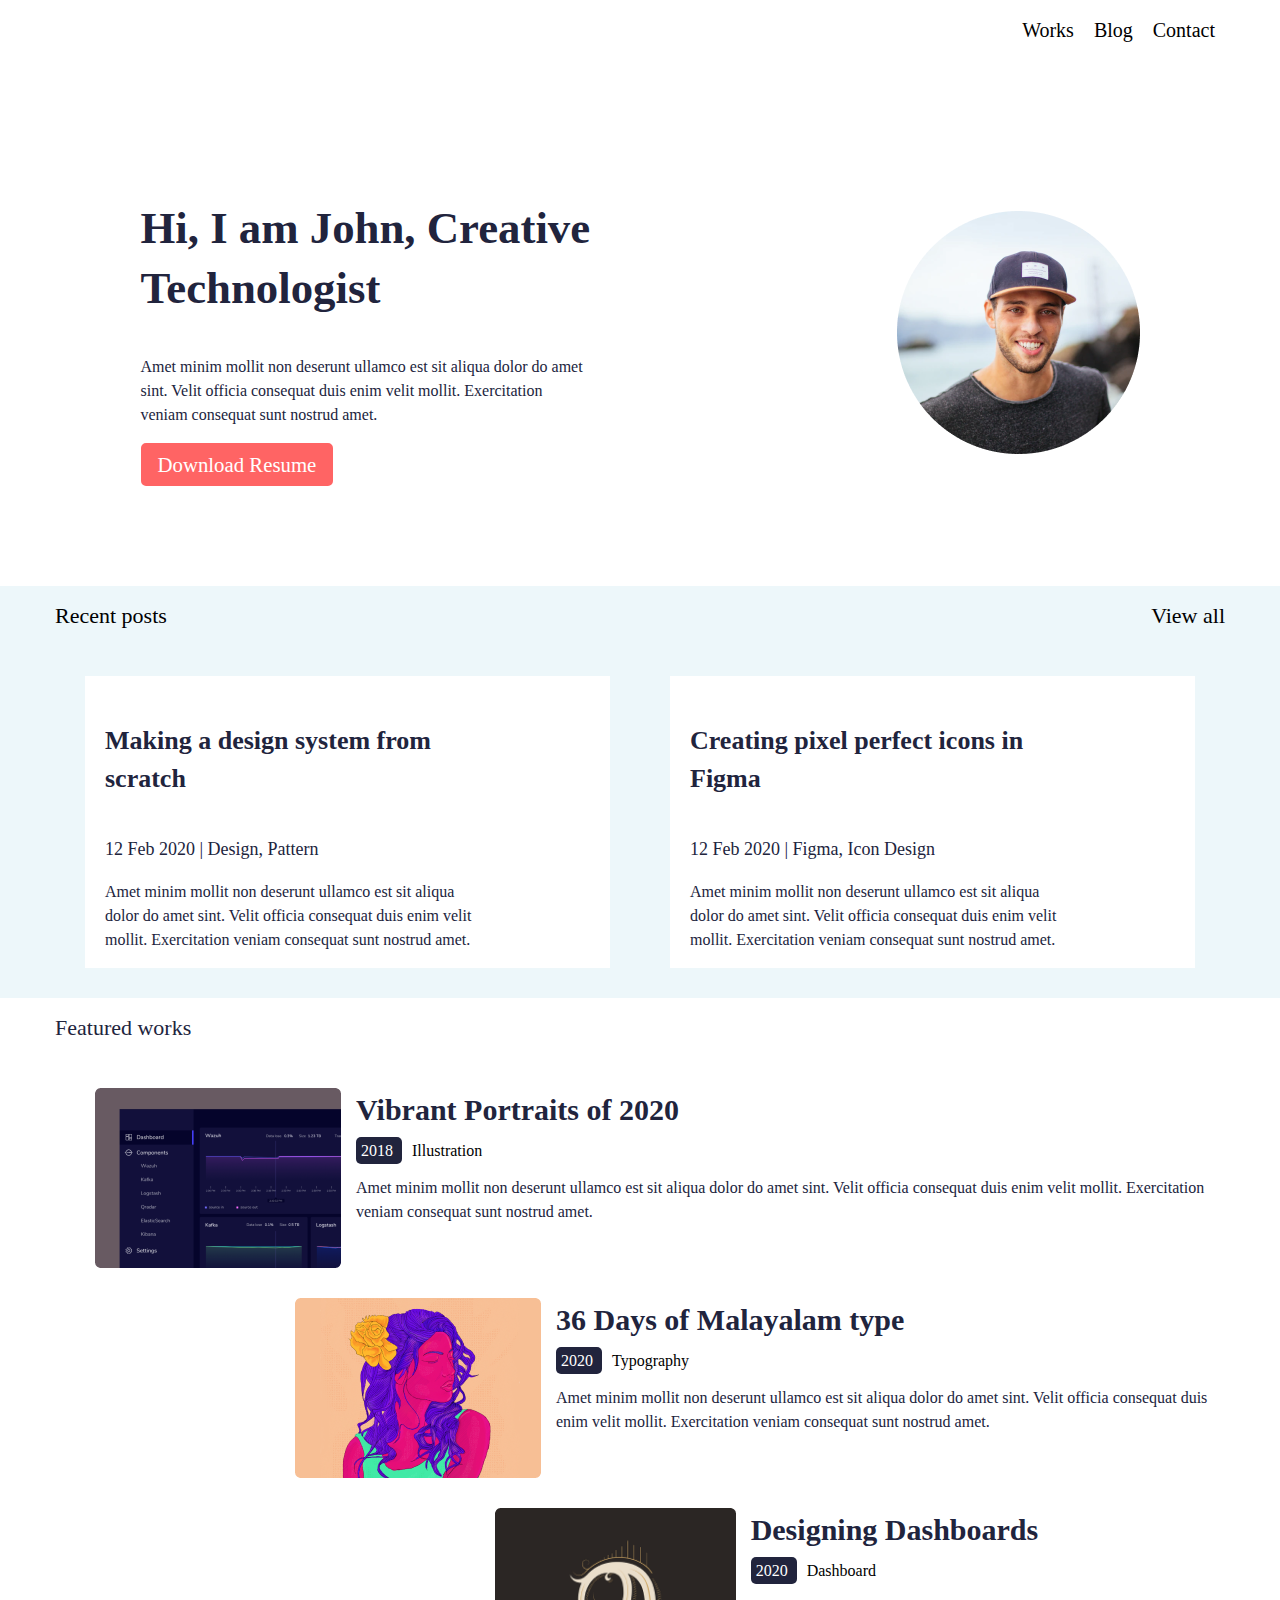
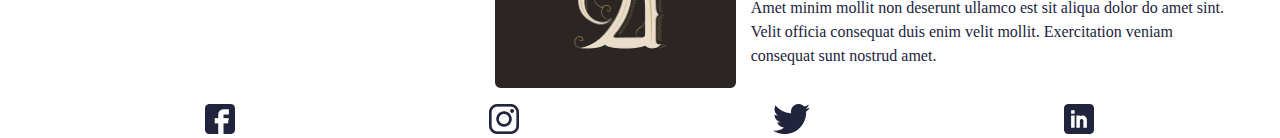
<file: index.html>
<!DOCTYPE html>
<html lang="en">

<head>
  <meta charset="UTF-8">
  <meta http-equiv="X-UA-Compatible" content="IE=edge">
  <meta name="viewport" content="width=device-width, initial-scale=1.0">
  <title>Javohir Abduxalilov</title>
  <link rel="stylesheet" href="css/main.css">
</head>

<body>

  <header class="header">
    <div class="header__container container">
      <div class="header__inner">

        <nav class="header__nav header__nav">
          <ul class="nav__list">
            <li class="nav__item">
              <a href="work.html">
                Works
              </a>
            </li>
            <li class="nav__item">
              <a href="blog.html">
                Blog
              </a>
            </li>
            <li class="nav__item">
              <a href="design.html">
                Contact
              </a>
            </li>
          </ul>
        </nav>
      </div>
    </div>
  </header>

  <main>
    <section class="hero">
      <div class="hero__container container">
        <div class="hero__inner">

          <div class="hero__all_text">
            <h2 class="hero__heading">
              Hi, I am John,
              Creative Technologist
            </h2>

            <p class="hero__text">
              Amet minim mollit non deserunt ullamco est sit aliqua dolor do amet sint. Velit officia consequat duis
              enim velit mollit. Exercitation veniam consequat sunt nostrud amet.
            </p>

            <button class="hero__button">
              Download Resume
            </button>
          </div>

          <img class="hero__img" src="img/hero__man.png" alt="man" width="243" height="243">
        </div>
      </div>
    </section>

    <section class="recent">
      <div class="recent__container container">
        <div class="recent__inner">
          <div class="recent__posts">
            <a href="#">
              Recent posts
            </a>

            <a href="#">
              View all
            </a>
          </div>

          <div class="recent__content">
            <div class="recent__content_inner">
              <h3 class="recent__content__inner_heading">
                Making a design system from scratch
              </h3>

              <p class="recent__contant_inner_data">
                12 Feb 2020 | Design, Pattern
              </p>

              <p class="recent__content__inner_text">
                Amet minim mollit non deserunt ullamco est sit aliqua dolor do amet sint. Velit officia consequat duis
                enim velit mollit. Exercitation veniam consequat sunt nostrud amet.
              </p>
            </div>
            <div class="recent__content_inner">
              <h3 class="recent__content__inner_heading">
                Creating pixel perfect icons in Figma
              </h3>

              <p class="recent__contant_inner_data">
                12 Feb 2020 | Figma, Icon Design
              </p>

              <p class="recent__content__inner_text">
                Amet minim mollit non deserunt ullamco est sit aliqua dolor do amet sint. Velit officia consequat duis
                enim velit mollit. Exercitation veniam consequat sunt nostrud amet.
              </p>
            </div>
          </div>
        </div>
      </div>
    </section>

    <section class="works">
      <div class="works__container container">
        <div class="works__inner">
          <span class="worls__mini_heading">
            Featured works
          </span>

          <ul class="works__list">
            <li class="works__item">
              <img src="img/works-1.png" alt="" width="246" height="180">
              <div class="works__item_inner">
                <h4>Vibrant Portraits of 2020</h4>
                <span class="works__data">
                  2018
                </span>
                <span>
                  Illustration
                </span>
                <p>
                  Amet minim mollit non deserunt ullamco est sit aliqua dolor do amet sint. Velit officia consequat duis
                  enim velit mollit. Exercitation veniam consequat sunt nostrud amet.
                </p>
              </div>
            </li>
            <li class="works__item">
              <img src="img/works-2.png" alt="" width="246" height="180">
              <div class="works__item_inner">
                <h4>36 Days of Malayalam type</h4>
                <span class="works__data">
                  2020
                </span>
                <span>
                  Typography
                </span>
                <p>
                  Amet minim mollit non deserunt ullamco est sit aliqua dolor do amet sint. Velit officia consequat duis
                  enim velit mollit. Exercitation veniam consequat sunt nostrud amet.
                </p>
              </div>
            </li>
            <li class="works__item">
              <img src="img/works-3.png" alt="" width="246" height="180">
              <div class="works__item_inner">
                <h4>Designing Dashboards</h4>
                <span class="works__data">
                  2020
                </span>
                <span>
                  Dashboard
                </span>
                <p>
                  Amet minim mollit non deserunt ullamco est sit aliqua dolor do amet sint. Velit officia consequat duis
                  enim velit mollit. Exercitation veniam consequat sunt nostrud amet.
                </p>
              </div>
            </li>
          </ul>
        </div>
      </div>
    </section>
  </main>

  <footer class="footer">
    <div class="footer__container container">
      <div class="footer__inner">

        <a class="footer_links" href="https://www.facebook.com/">
          <img src="img/facebook.png" alt="facebook">
        </a>
        <a class="footer_links" href="https://www.instagram.com">
          <img src="img/instagram.png" alt="">
        </a>
        <a class="footer_links" href="https://www.twitter.com">
          <img src="img/twitter.png" alt="">
        </a>
        <a class="footer_links" href="https://www.likedin.com">
          <img src="img/liked-in.png" alt="">
        </a>
      </div>
    </div>
  </footer>
</body>

</html>
</file>
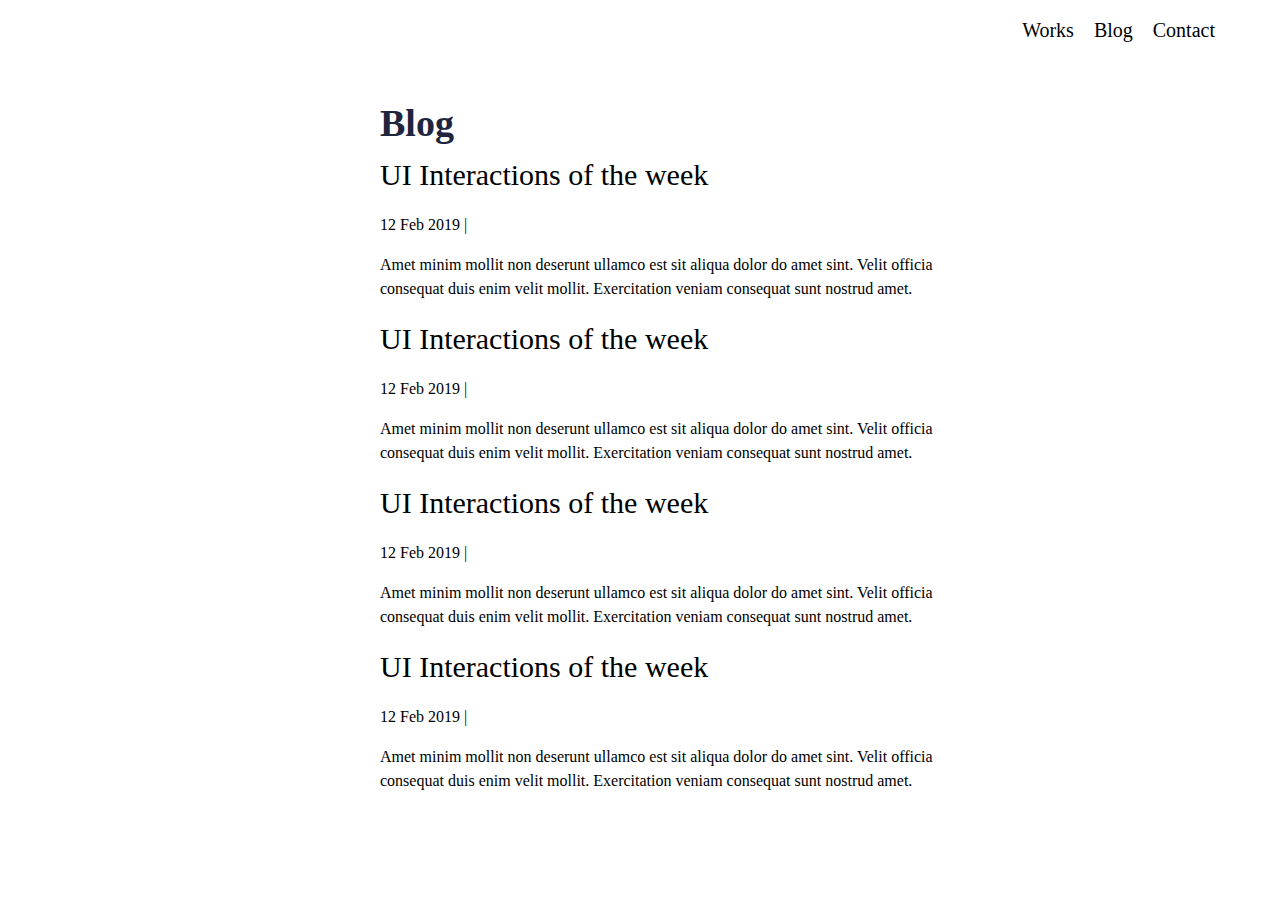
<file: blog.html>
<!DOCTYPE html>
<html lang="en">

<head>
  <meta charset="UTF-8">
  <meta http-equiv="X-UA-Compatible" content="IE=edge">
  <meta name="viewport" content="width=device-width, initial-scale=1.0">
  <title>Document</title>
  <link rel="stylesheet" href="css/main.css">
</head>

<body>

  <header class="header">
    <div class="header__container container">
      <div class="header__inner">

        <nav class="header__nav header__nav">
          <ul class="nav__list">
            <li class="nav__item">
              <a href="work.html">
                Works
              </a>
            </li>
            <li class="nav__item">
              <a href="blog.html">
                Blog
              </a>
            </li>
            <li class="nav__item">
              <a href="design.html">
                Contact
              </a>
            </li>
          </ul>
        </nav>
      </div>
    </div>
  </header>

  <main>

    <section class="blog__hero">
      <div class="container">
        <div class="blog__inner">

          <ul class="blog__list">

            <li class="blog__item">
              <h2 class="blog__heading">
                Blog
              </h2>
            </li>
            <li class="blog__item">
              <h4>
                UI Interactions of the week
              </h4>
              <p class="blog__data">
                12 Feb 2019 |   
              </p>
              <p class="blog__text">
                Amet minim mollit non deserunt ullamco est sit aliqua dolor do amet sint. Velit officia consequat duis enim velit mollit. Exercitation veniam consequat sunt nostrud amet.
              </p>
            </li>
            <li class="blog__item">
              <h4>
                UI Interactions of the week
              </h4>
              <p class="blog__data">
                12 Feb 2019 |   
              </p>
              <p class="blog__text">
                Amet minim mollit non deserunt ullamco est sit aliqua dolor do amet sint. Velit officia consequat duis enim velit mollit. Exercitation veniam consequat sunt nostrud amet.
              </p>
            </li>
            <li class="blog__item">
              <h4>
                UI Interactions of the week
              </h4>
              <p class="blog__data">
                12 Feb 2019 |   
              </p>
              <p class="blog__text">
                Amet minim mollit non deserunt ullamco est sit aliqua dolor do amet sint. Velit officia consequat duis enim velit mollit. Exercitation veniam consequat sunt nostrud amet.
              </p>
            </li>
            <li class="blog__item">
              <h4>
                UI Interactions of the week
              </h4>
              <p class="blog__data">
                12 Feb 2019 |   
              </p>
              <p class="blog__text">
                Amet minim mollit non deserunt ullamco est sit aliqua dolor do amet sint. Velit officia consequat duis enim velit mollit. Exercitation veniam consequat sunt nostrud amet.
              </p>
            </li>
          </ul>
        </div>
      </div>
    </section>
  </main>
</body>

</html>
</file>
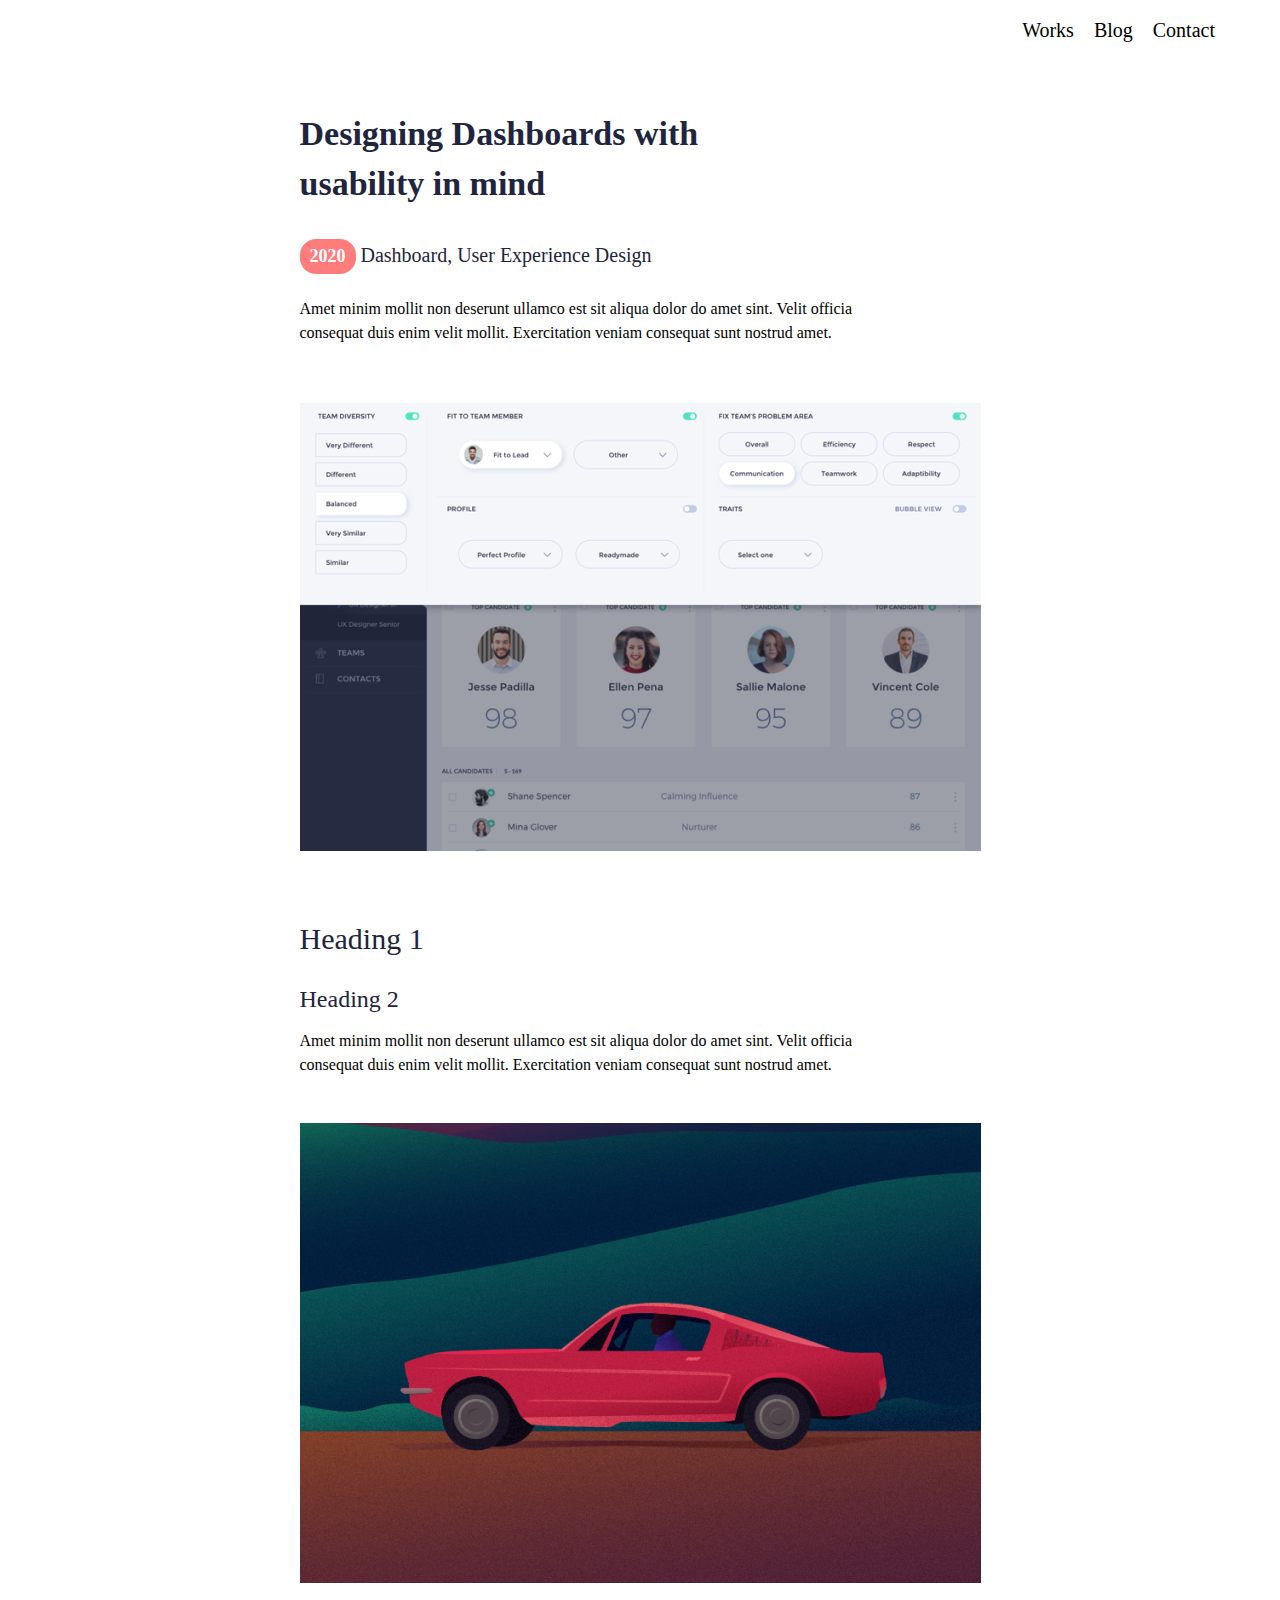
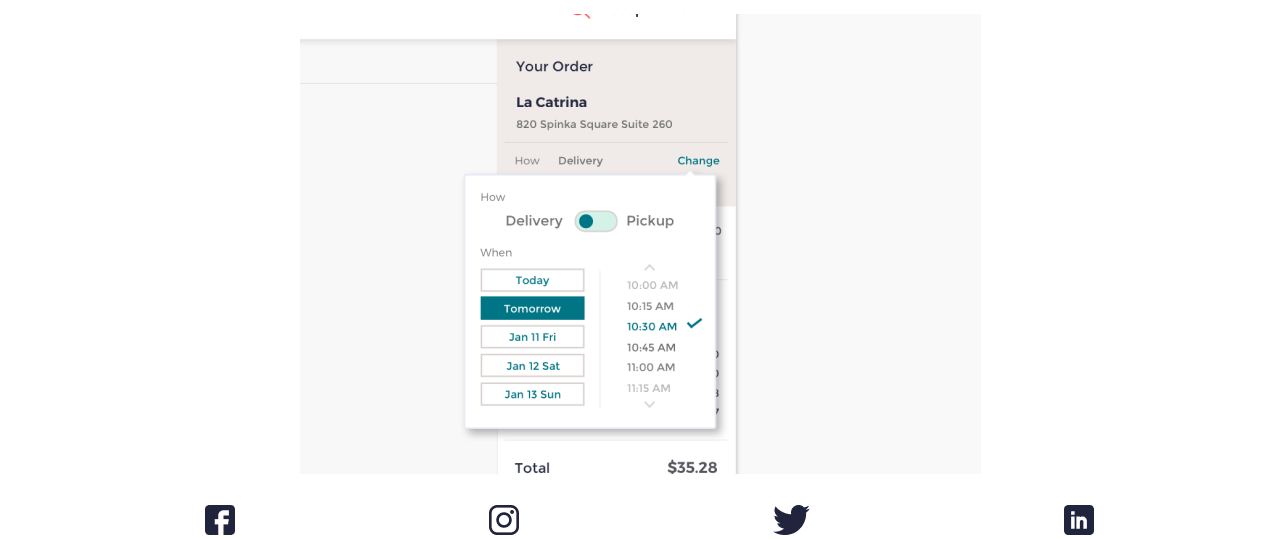
<file: design.html>
<!DOCTYPE html>
<html lang="en">
<head>
  <meta charset="UTF-8">
  <meta http-equiv="X-UA-Compatible" content="IE=edge">
  <meta name="viewport" content="width=device-width, initial-scale=1.0">
  <title>Javohir Abduxalilov</title>
  <link rel="stylesheet" href="css/main.css">
</head>
<body>

  <header class="header">
    <div class="header__container container">
      <div class="header__inner">

        <nav class="header__nav header__nav">
          <ul class="nav__list">
            <li class="nav__item">
              <a href="index.html">
                Works
              </a>
            </li>
            <li class="nav__item">
              <a href="blog.html">
                Blog
              </a>
            </li>
            <li class="nav__item">
              <a href="design.html">
                Contact
              </a>
            </li>
          </ul>
        </nav>
      </div>
    </div>
  </header>

  <main>
    <section class="design">
      <div class="container-two">
        <div class="design__box">
          <div class="design__title-box">
            <h2 class="design__title">Designing Dashboards with usability in mind</h2>
          </div>
          <p class="design__info"><span class="design__desc">2020</span> Dashboard, User Experience Design</p>
          <div class="design__text-box">
            <p class="design__text">Amet minim mollit non deserunt ullamco est sit aliqua dolor do amet sint. Velit officia consequat duis enim velit mollit. Exercitation veniam consequat sunt nostrud amet.</p>
          </div>
          <img class="design__img" src="./img/design-img.png" width="681" height="460" alt="design img">
          <h3 class="design__subject">Heading 1</h3>
          <h3 class="design__subject-two">Heading 2</h3>
          <div class="design__text-box">
            <p class="design__text">Amet minim mollit non deserunt ullamco est sit aliqua dolor do amet sint. Velit officia consequat duis enim velit mollit. Exercitation veniam consequat sunt nostrud amet.</p>
          </div>
          <img class="design__img-two" src="./img/design-img-2.png" width="681" height="460" alt="design img">
          <img class="design__img-there" src="./img/design-img-3.png" width="681" height="460" alt="design img">
        </div>
      </div>
    </section>
  </main>

  <footer class="footer">
    <div class="footer__container container">
      <div class="footer__inner">

        <a class="footer_links" href="https://www.facebook.com/">
          <img src="img/facebook.png" alt="facebook">
        </a>
        <a class="footer_links" href="https://www.instagram.com">
          <img src="img/instagram.png" alt="">
        </a>
        <a class="footer_links" href="https://www.twitter.com">
          <img src="img/twitter.png" alt="">
        </a>
        <a class="footer_links" href="https://www.likedin.com">
          <img src="img/liked-in.png" alt="">
        </a>
      </div>
    </div>
  </footer>
  
</body>
</html>
</file>
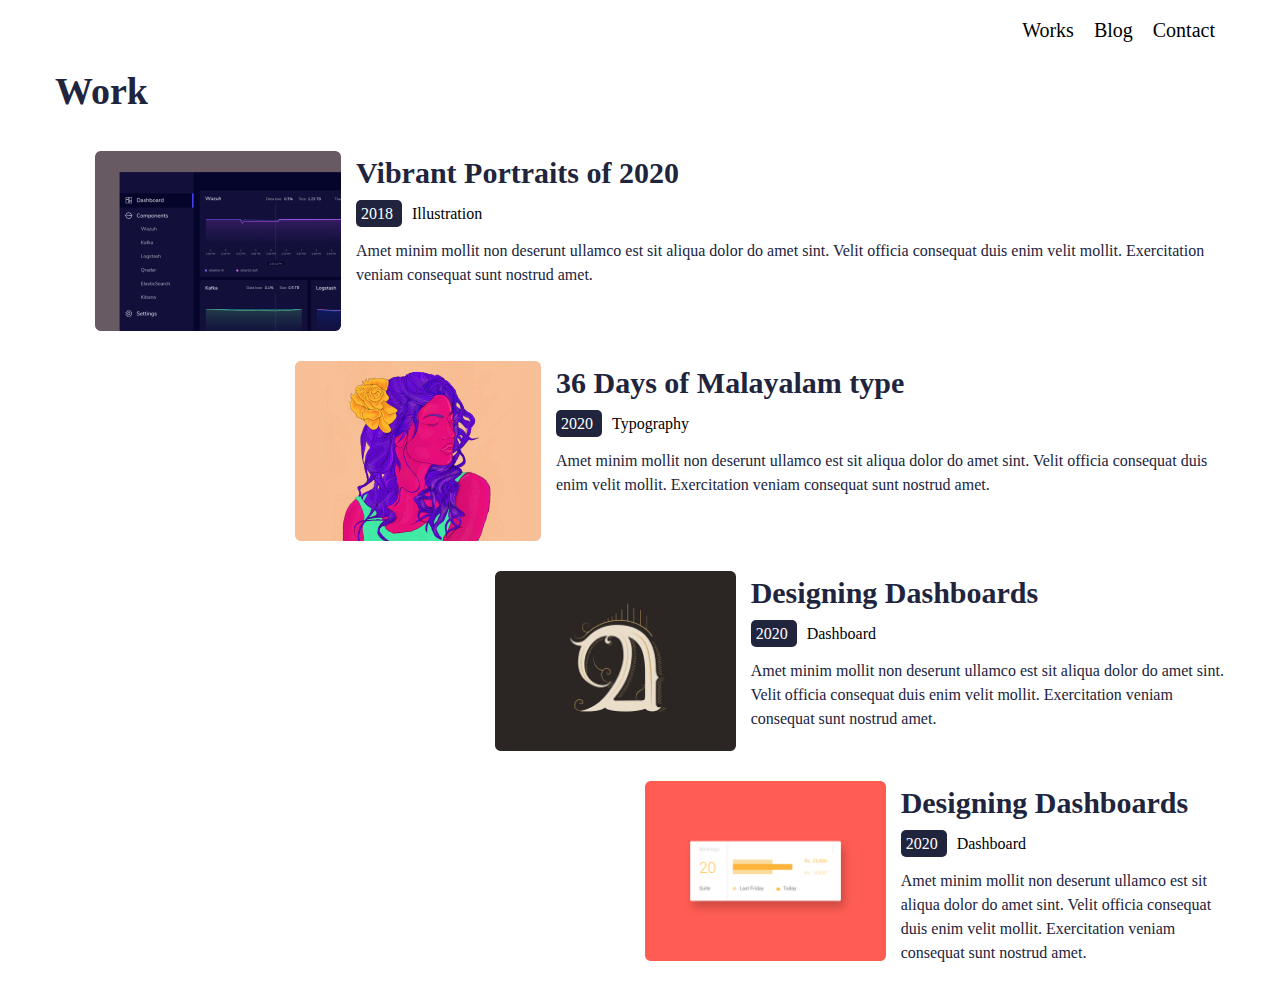
<file: work.html>
<!DOCTYPE html>
<html lang="en">

<head>
  <meta charset="UTF-8">
  <meta http-equiv="X-UA-Compatible" content="IE=edge">
  <meta name="viewport" content="width=device-width, initial-scale=1.0">
  <title>Document</title>
  <link rel="stylesheet" href="css/main.css">
</head>

<body>
  <header class="header">
    <div class="header__container container">
      <div class="header__inner">

        <nav class="header__nav header__nav">
          <ul class="nav__list">
            <li class="nav__item">
              <a href="work.html">
                Works
              </a>
            </li>
            <li class="nav__item">
              <a href="blog.html">
                Blog
              </a>
            </li>
            <li class="nav__item">
              <a href="design.html">
                Contact
              </a>
            </li>
          </ul>
        </nav>
      </div>
    </div>
  </header>

  <main>

    <section class="works">
      <div class="works__container container">
        <div class="works__inner">
          <span class="works__heading">
            Work
          </span>

          <ul class="works__list">
            <li class="works__item">
              <img src="img/works-1.png" alt="" width="246" height="180">
              <div class="works__item_inner">
                <h4>Vibrant Portraits of 2020</h4>
                <span class="works__data">
                  2018
                </span>
                <span>
                  Illustration
                </span>
                <p>
                  Amet minim mollit non deserunt ullamco est sit aliqua dolor do amet sint. Velit officia consequat duis
                  enim velit mollit. Exercitation veniam consequat sunt nostrud amet.
                </p>
              </div>
            </li>
            <li class="works__item">
              <img src="img/works-2.png" alt="" width="246" height="180">
              <div class="works__item_inner">
                <h4>36 Days of Malayalam type</h4>
                <span class="works__data">
                  2020
                </span>
                <span>
                  Typography
                </span>
                <p>
                  Amet minim mollit non deserunt ullamco est sit aliqua dolor do amet sint. Velit officia consequat duis
                  enim velit mollit. Exercitation veniam consequat sunt nostrud amet.
                </p>
              </div>
            </li>
            <li class="works__item">
              <img src="img/works-3.png" alt="" width="246" height="180">
              <div class="works__item_inner">
                <h4>Designing Dashboards</h4>
                <span class="works__data">
                  2020
                </span>
                <span>
                  Dashboard
                </span>
                <p>
                  Amet minim mollit non deserunt ullamco est sit aliqua dolor do amet sint. Velit officia consequat duis
                  enim velit mollit. Exercitation veniam consequat sunt nostrud amet.
                </p>
              </div>
            </li>
            
            <li class="works__item">
              <img src="img/components.png" alt="" width="246" height="180">
              <div class="works__item_inner">
                <h4>Designing Dashboards</h4>
                <span class="works__data">
                  2020
                </span>
                <span>
                  Dashboard
                </span>
                <p>
                  Amet minim mollit non deserunt ullamco est sit aliqua dolor do amet sint. Velit officia consequat duis
                  enim velit mollit. Exercitation veniam consequat sunt nostrud amet.
                </p>
              </div>
            </li>
          </ul>
        </div>
      </div>
    </section>
  </main>
</body>

</html>
</file>
<file: css/main.css>
* {
  box-sizing: border-box;
  text-decoration: none;
  list-style-type: none;
}

* > a {
  color: black;
}

body {
  margin: 0;
  padding: 0;
  font-size: 16px;
}

.container {
  width: 100%;
  max-width: 1200px;
  margin: 0 auto;
  padding: 0 15px;
}

.container-two {
  width: 100%;
  max-width: 711px;
  margin: 0 auto;
  padding: 0 15px;
}

.nav__list {
  display: flex;
}

.header__inner {
  display: flex;
  justify-content: end;
}

.nav__item > a {
  margin: 10px;
  font-family: "Heebo";
  font-style: normal;
  font-weight: 500;
  font-size: 20px;
  line-height: 29px;
  text-align: right;
}

.hero__inner {
  display: flex;
  justify-content: space-around;
  margin-top: 100px;
}

.hero__all_text {
  width: 50%;
}

.blog__heading {
  font-family: "Heebo";
  font-style: normal;
  font-weight: 700;
  font-size: 38px;
  line-height: 60px;
  color: #21243D;
  margin-bottom: 0px;
}

.blog__item > h4 {
  font-family: "Heebo";
  font-style: normal;
  font-weight: 500;
  font-size: 30px;
  line-height: 44px;
  margin: 0px;
}

.blog__item > p {
  font-family: "Heebo";
  font-style: normal;
  font-weight: 400;
  font-size: 16px;
  line-height: 24px;
}

.blog__list {
  margin: 0 auto;
  width: 600px;
}

.hero__text {
  width: 450px;
  font-family: "Heebo";
  font-style: normal;
  font-weight: 400;
  font-size: 1rem;
  line-height: 24px;
  color: #21243D;
}

.hero__heading {
  color: #21243D;
  font-family: "Heebo";
  font-style: normal;
  font-weight: 700;
  font-size: 2.8rem;
  line-height: 60px;
}

.hero__button {
  padding: 5px 15px;
  font-family: "Heebo";
  font-style: normal;
  font-weight: 500;
  font-size: 1.3rem;
  line-height: 29px;
  color: white;
  background-color: #FF6464;
  border: 2px solid #FF6464;
  border-radius: 5px;
}

.hero__img {
  margin-top: 50px;
}

@media (max-width: 777px) {
  .hero__inner {
    display: flex;
    flex-direction: column-reverse;
  }
  .hero__heading {
    text-align: center;
    font-size: 25px;
    margin: 0 auto;
  }
  .blog__list {
    margin: 0 auto;
    width: 300px;
  }
  .hero__all_text {
    margin: 0 auto;
    text-align: center;
  }
  .hero__text {
    width: 100%;
  }
  .hero__img {
    margin: 0 auto;
  }
}
@media (max-width: 400px) {
  .blog__inner {
    width: 220px;
  }
  .blog__list {
    margin: 0px;
    width: 250px;
    font-size: 16px;
  }
  .blog__item {
    margin: 0px;
    font-size: 12px;
  }
}
.recent {
  background: #EDF7FA;
  margin-top: 100px;
}

.recent__content {
  display: flex;
  justify-content: space-between;
}

.recent__content_inner {
  width: 50%;
  background-color: white;
  color: #21243D;
  margin: 30px;
}

.recent__content__inner_heading {
  width: 80%;
  font-family: "Heebo";
  font-style: normal;
  font-weight: 700;
  font-size: 26px;
  line-height: 38px;
  padding: 20px;
  margin-bottom: 0px;
}

.recent__contant_inner_data {
  width: 70%;
  font-family: "Heebo";
  font-style: normal;
  font-weight: 400;
  font-size: 18px;
  line-height: 26px;
  margin-left: 20px;
}

.recent__content__inner_text {
  width: 70%;
  font-family: "Heebo";
  font-style: normal;
  font-weight: 400;
  font-size: 16px;
  line-height: 24px;
  margin-left: 20px;
}

.recent__posts {
  display: flex;
  justify-content: space-between;
  font-family: "Heebo";
  font-style: normal;
  font-weight: 400;
  font-size: 22px;
  line-height: 60px;
  color: #21243D;
}

@media (max-width: 750px) {
  .recent__content {
    display: block;
  }
  .recent__content__inner_heading {
    font-size: 24px;
    text-align: center;
  }
  .recent__content_inner {
    width: 70%;
    margin: 0 auto;
  }
}
.works__item:nth-child(1) {
  display: flex;
  margin: 15px 0px;
  margin-top: 30px;
}

.worls__mini_heading {
  font-family: "Heebo";
  font-style: normal;
  font-weight: 400;
  font-size: 22px;
  line-height: 60px;
  color: #21243D;
}

.works__item:nth-child(2) {
  display: flex;
  margin: 15px 0px;
  margin-top: 30px;
  margin-left: 200px;
}

.works__item:nth-child(3) {
  display: flex;
  margin: 15px 0px;
  margin-top: 30px;
  margin-left: 400px;
}

.works__item:nth-child(4) {
  display: flex;
  margin: 15px 0px;
  margin-top: 30px;
  margin-left: 550px;
}

.works__item_inner {
  width: 100%;
  margin-left: 15px;
}

.works__item_inner > h4 {
  font-family: "Heebo";
  font-style: normal;
  font-weight: 700;
  font-size: 30px;
  line-height: 44px;
  color: #21243D;
  margin-top: 0px;
  margin-bottom: 10px;
}

.works__data {
  background-color: #21243D;
  color: white;
  padding: 5px;
  border-radius: 5px;
  margin-right: 10px;
}

.works__item_inner > p {
  font-family: "Heebo";
  font-style: normal;
  font-weight: 400;
  font-size: 16px;
  line-height: 24px;
  color: #21243D;
}

.works__heading {
  font-family: "Heebo";
  font-style: normal;
  font-weight: 900;
  font-size: 38px;
  line-height: 60px;
  color: #21243D;
}

@media (max-width: 1050px) {
  .works__item:nth-child(1) {
    display: flex;
    margin: 15px 0px;
    margin-top: 30px;
  }
  .works__item:nth-child(2) {
    display: flex;
    margin: 15px 0px;
    margin-top: 30px;
  }
  .works__item:nth-child(3) {
    display: flex;
    margin: 15px 0px;
    margin-top: 30px;
  }
  .works__item:nth-child(4) {
    display: flex;
    margin: 15px 0px;
    margin-top: 30px;
  }
}
@media screen and (max-width: 700px) {
  .works__item:nth-child(1) {
    width: 160px;
    display: block;
    margin: 30px auto;
  }
  .container {
    width: 100%;
  }
  .works__item:nth-child(2) {
    width: 160px;
    display: block;
    margin: 30px auto;
  }
  .works__item:nth-child(3) {
    width: 160px;
    display: block;
    margin: 30px auto;
  }
  .works__item:nth-child(4) {
    width: 160px;
    display: block;
    margin: 30px auto;
  }
  .works__item > img:nth-child(1) {
    width: 160px;
    display: block;
    margin: 0px;
  }
  .works__item > img:nth-child(2) {
    width: 160px;
    display: block;
    margin: 0px;
  }
  .works__item > img:nth-child(3) {
    width: 160px;
    display: block;
    margin: 0px;
  }
  .works__item > img:nth-child(3) {
    width: 160px;
    display: block;
    margin: 0px;
  }
}
.design {
  padding: 48px 0 27px;
}

.design__title-box {
  width: 100%;
  max-width: 506px;
  margin-bottom: 30px;
}

.design__title {
  margin: 0;
  font-family: "Heebo";
  font-style: normal;
  font-weight: 700;
  font-size: 34px;
  line-height: 50px;
  color: #21243D;
}

.design__info {
  margin: 0 0 23px;
  font-family: "Heebo";
  font-style: normal;
  font-weight: 400;
  font-size: 20px;
  line-height: 29px;
  color: #21243D;
}

.design__desc {
  display: inline-block;
  padding: 0 10px;
  font-family: "Heebo";
  font-style: normal;
  font-weight: 900;
  font-size: 18px;
  line-height: 35px;
  color: #FFFFFF;
  background-color: #FF7C7C;
  border-radius: 16px;
}

.design__text-box {
  width: 100%;
  max-width: 601px;
  margin-bottom: 46px;
}

.design__text {
  margin: 0;
  font-weight: 400;
  font-size: 16px;
  line-height: 24px;
  color: #000000;
}

.design__img {
  margin-bottom: 54px;
}

.design__subject {
  margin: 0;
  font-weight: 500;
  font-size: 30px;
  line-height: 60px;
  color: #21243D;
}

.design__subject-two {
  margin: 0;
  font-weight: 500;
  font-size: 24px;
  line-height: 60px;
  color: #21243D;
}

.design__img-two {
  margin-bottom: 27px;
}

.design__img-there {
  margin-bottom: 0;
}

@media (max-width: 900px) {
  .design__box > img {
    width: 500px;
  }
}
@media (max-width: 550px) {
  .design__box > img {
    width: 280px;
    height: 200px;
    margin: 0 auto;
  }
}
.footer_links {
  margin-left: 50px;
}

.footer_links > img {
  margin: 0 100px;
}/*# sourceMappingURL=main.css.map */
</file>
